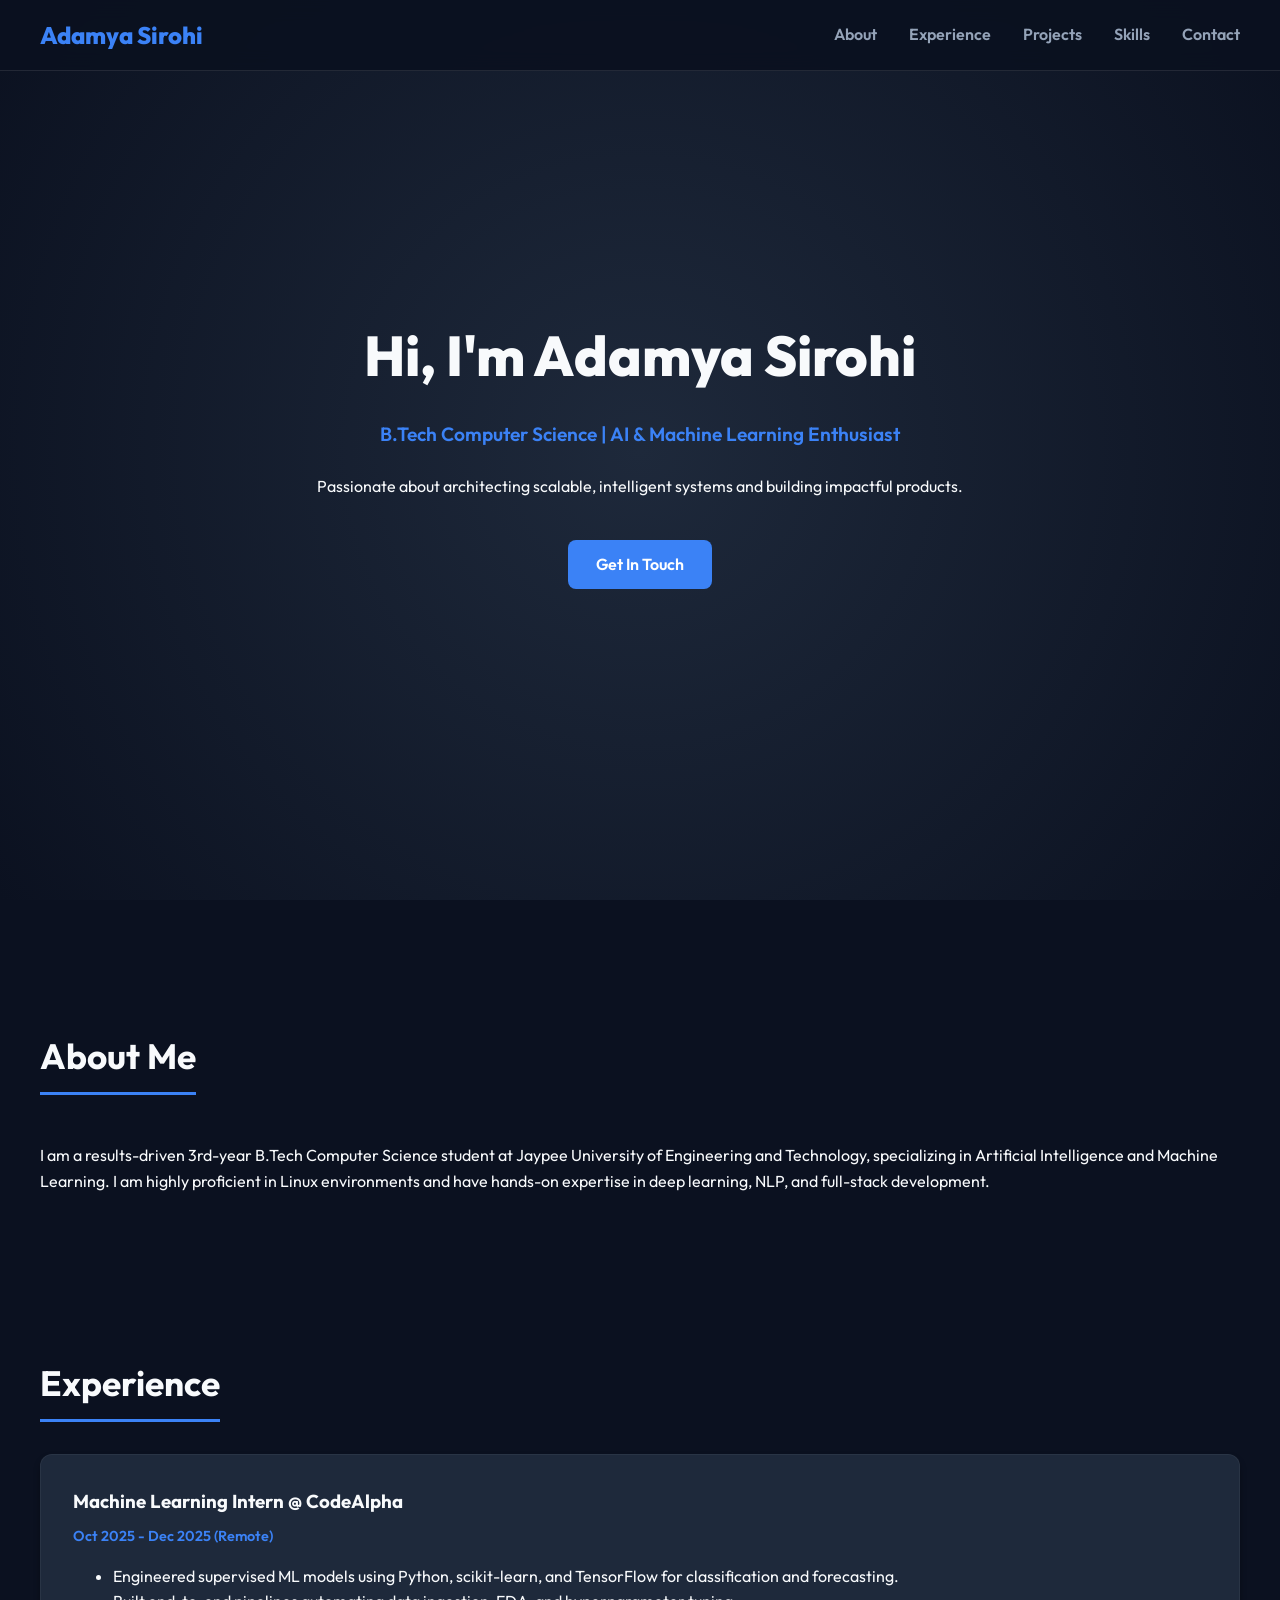
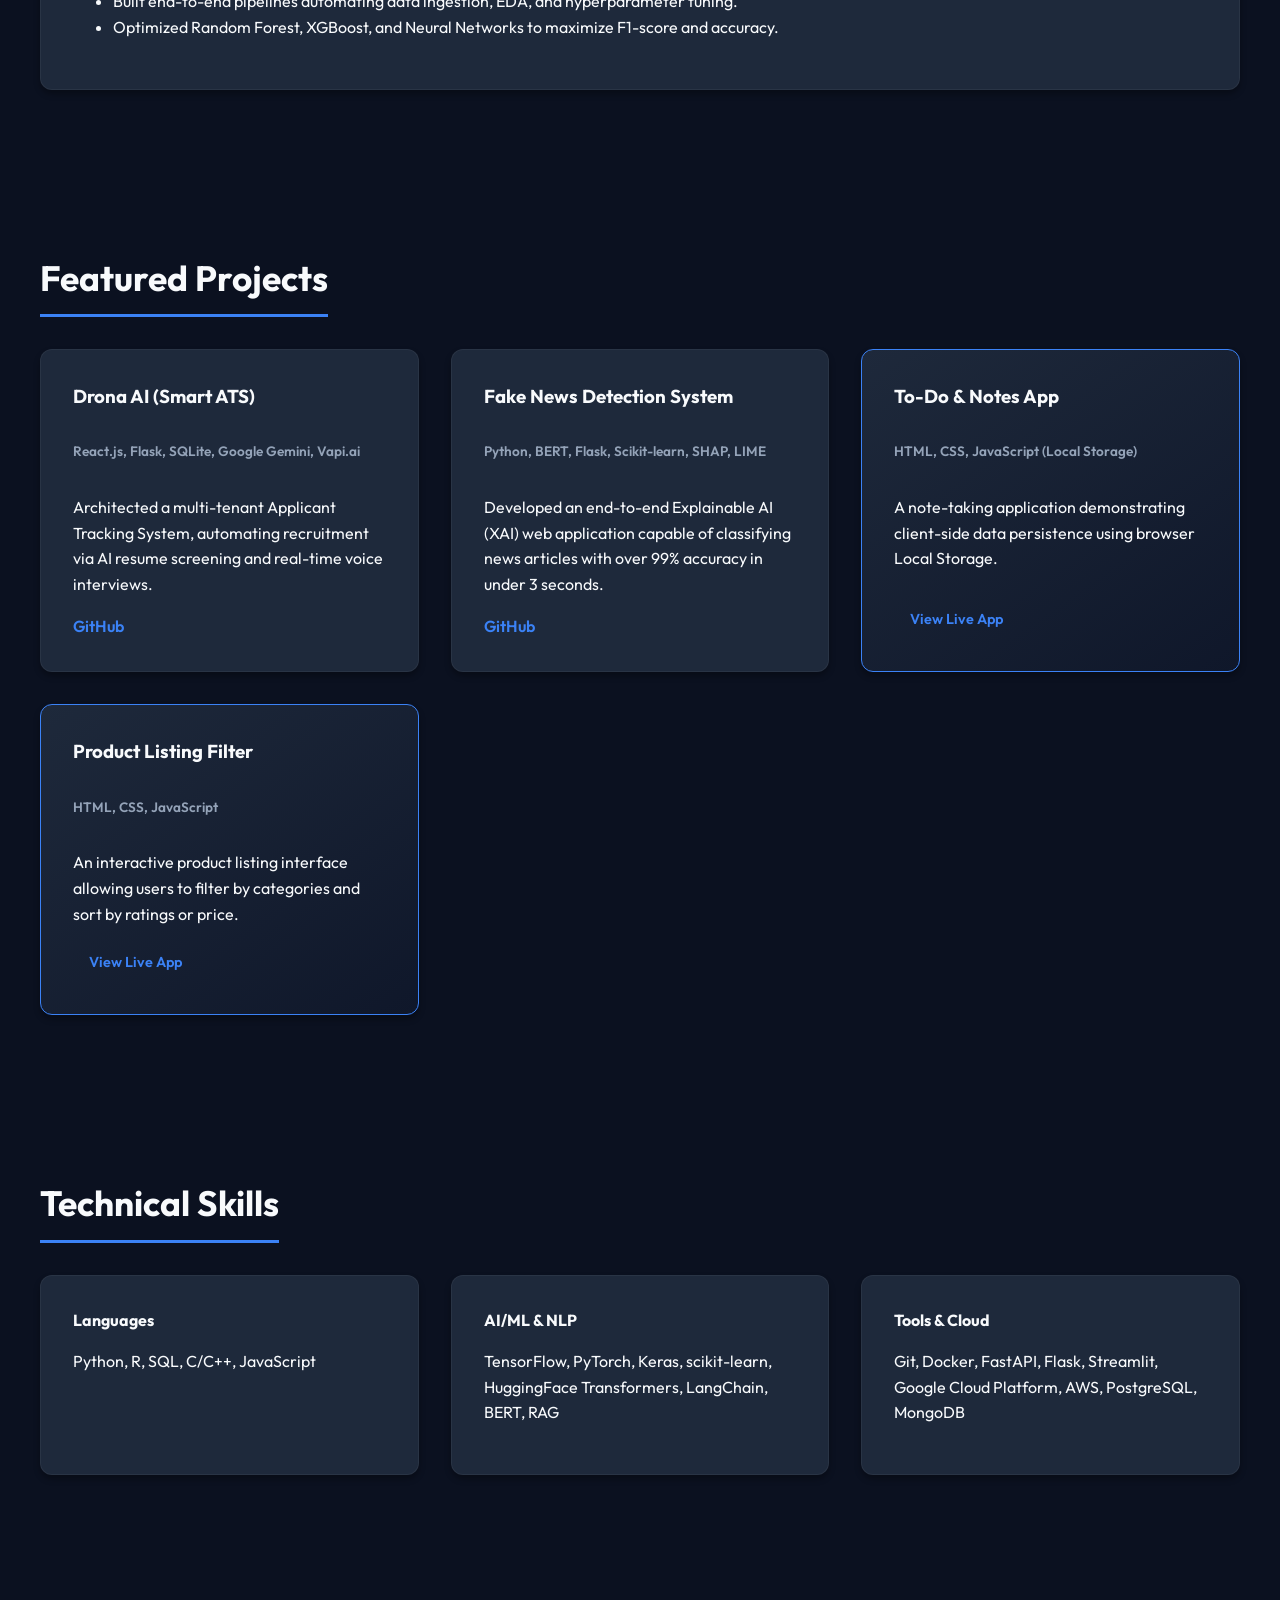
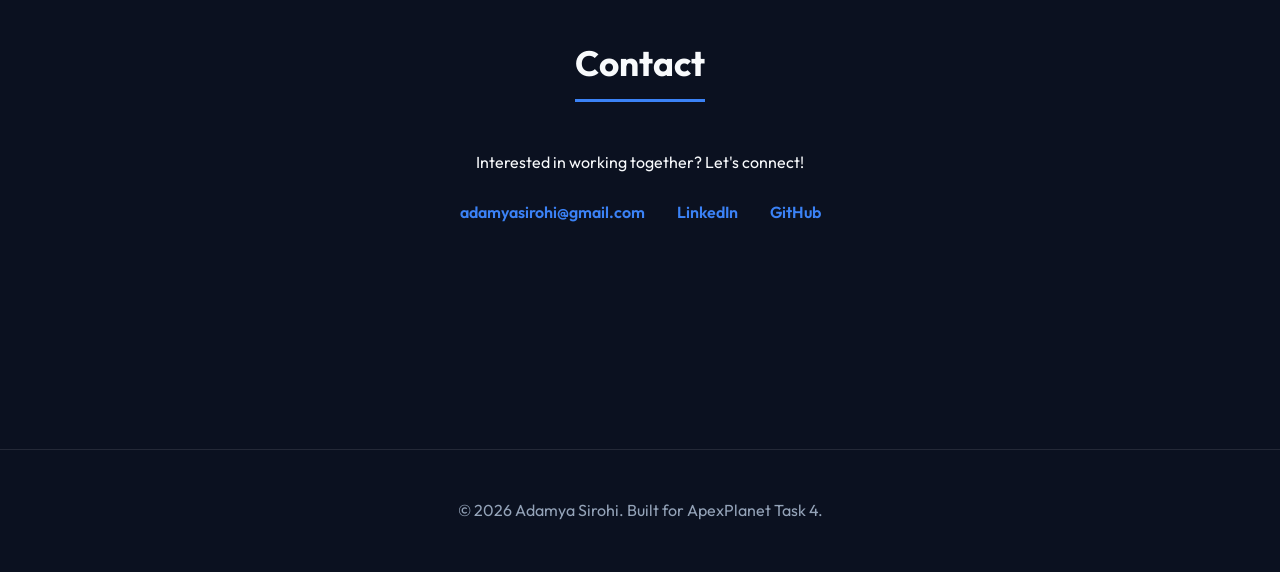
<file: index.html>
<!DOCTYPE html>
<html lang="en">
<head>
    <meta charset="UTF-8">
    <meta name="viewport" content="width=device-width, initial-scale=1.0">
    <title>Adamya Sirohi - Portfolio</title>
    <link href="https://fonts.googleapis.com/css2?family=Outfit:wght@300;400;600;800&display=swap" rel="stylesheet">
    <link rel="stylesheet" href="portfolio.css">
</head>
<body>
    <nav class="navbar">
        <div class="nav-content">
            <h1 class="logo">Adamya Sirohi</h1>
            <ul class="nav-links">
                <li><a href="#about">About</a></li>
                <li><a href="#experience">Experience</a></li>
                <li><a href="#projects">Projects</a></li>
                <li><a href="#skills">Skills</a></li>
                <li><a href="#contact">Contact</a></li>
            </ul>
        </div>
    </nav>

    <header class="hero">
        <div class="hero-text">
            <h2>Hi, I'm Adamya Sirohi</h2>
            <p class="tagline">B.Tech Computer Science | AI & Machine Learning Enthusiast</p>
            <p>Passionate about architecting scalable, intelligent systems and building impactful products.</p>
            <a href="#contact" class="btn">Get In Touch</a>
        </div>
    </header>

    <main>
        <section id="about" class="section">
            <h2 class="section-title">About Me</h2>
            <p>I am a results-driven 3rd-year B.Tech Computer Science student at Jaypee University of Engineering and Technology, specializing in Artificial Intelligence and Machine Learning. I am highly proficient in Linux environments and have hands-on expertise in deep learning, NLP, and full-stack development.</p>
        </section>

        <section id="experience" class="section">
            <h2 class="section-title">Experience</h2>
            <div class="card">
                <h3>Machine Learning Intern @ CodeAlpha</h3>
                <p class="date">Oct 2025 - Dec 2025 (Remote)</p>
                <ul>
                    <li>Engineered supervised ML models using Python, scikit-learn, and TensorFlow for classification and forecasting.</li>
                    <li>Built end-to-end pipelines automating data ingestion, EDA, and hyperparameter tuning.</li>
                    <li>Optimized Random Forest, XGBoost, and Neural Networks to maximize F1-score and accuracy.</li>
                </ul>
            </div>
        </section>

        <section id="projects" class="section">
            <h2 class="section-title">Featured Projects</h2>
            <div class="projects-grid">
                <!-- Drona AI -->
                <div class="project-card">
                    <h3>Drona AI (Smart ATS)</h3>
                    <p class="tech-stack">React.js, Flask, SQLite, Google Gemini, Vapi.ai</p>
                    <p>Architected a multi-tenant Applicant Tracking System, automating recruitment via AI resume screening and real-time voice interviews.</p>
                    <a href="https://github.com/adammourinho2904" target="_blank" class="link">GitHub</a>
                </div>
                <!-- Fake News Detection -->
                <div class="project-card">
                    <h3>Fake News Detection System</h3>
                    <p class="tech-stack">Python, BERT, Flask, Scikit-learn, SHAP, LIME</p>
                    <p>Developed an end-to-end Explainable AI (XAI) web application capable of classifying news articles with over 99% accuracy in under 3 seconds.</p>
                    <a href="https://github.com/adammourinho2904" target="_blank" class="link">GitHub</a>
                </div>
                <!-- Task 4 Mini Projects -->
                <div class="project-card interactive-project">
                    <h3>To-Do & Notes App</h3>
                    <p class="tech-stack">HTML, CSS, JavaScript (Local Storage)</p>
                    <p>A note-taking application demonstrating client-side data persistence using browser Local Storage.</p>
                    <a href="todo.html" class="link btn-small">View Live App</a>
                </div>
                <div class="project-card interactive-project">
                    <h3>Product Listing Filter</h3>
                    <p class="tech-stack">HTML, CSS, JavaScript</p>
                    <p>An interactive product listing interface allowing users to filter by categories and sort by ratings or price.</p>
                    <a href="products.html" class="link btn-small">View Live App</a>
                </div>
            </div>
        </section>

        <section id="skills" class="section">
            <h2 class="section-title">Technical Skills</h2>
            <div class="skills-container">
                <div class="skill-category">
                    <h4>Languages</h4>
                    <p>Python, R, SQL, C/C++, JavaScript</p>
                </div>
                <div class="skill-category">
                    <h4>AI/ML & NLP</h4>
                    <p>TensorFlow, PyTorch, Keras, scikit-learn, HuggingFace Transformers, LangChain, BERT, RAG</p>
                </div>
                <div class="skill-category">
                    <h4>Tools & Cloud</h4>
                    <p>Git, Docker, FastAPI, Flask, Streamlit, Google Cloud Platform, AWS, PostgreSQL, MongoDB</p>
                </div>
            </div>
        </section>

        <section id="contact" class="section text-center">
            <h2 class="section-title">Contact</h2>
            <p>Interested in working together? Let's connect!</p>
            <div class="contact-links">
                <a href="mailto:adamyasirohi@gmail.com" class="link">adamyasirohi@gmail.com</a>
                <a href="https://linkedin.com/in/adamya-sirohi" target="_blank" class="link">LinkedIn</a>
                <a href="https://github.com/adammourinho2904" target="_blank" class="link">GitHub</a>
            </div>
        </section>
    </main>

    <footer>
        <p>© 2026 Adamya Sirohi. Built for ApexPlanet Task 4.</p>
    </footer>
</body>
</html>
</file>
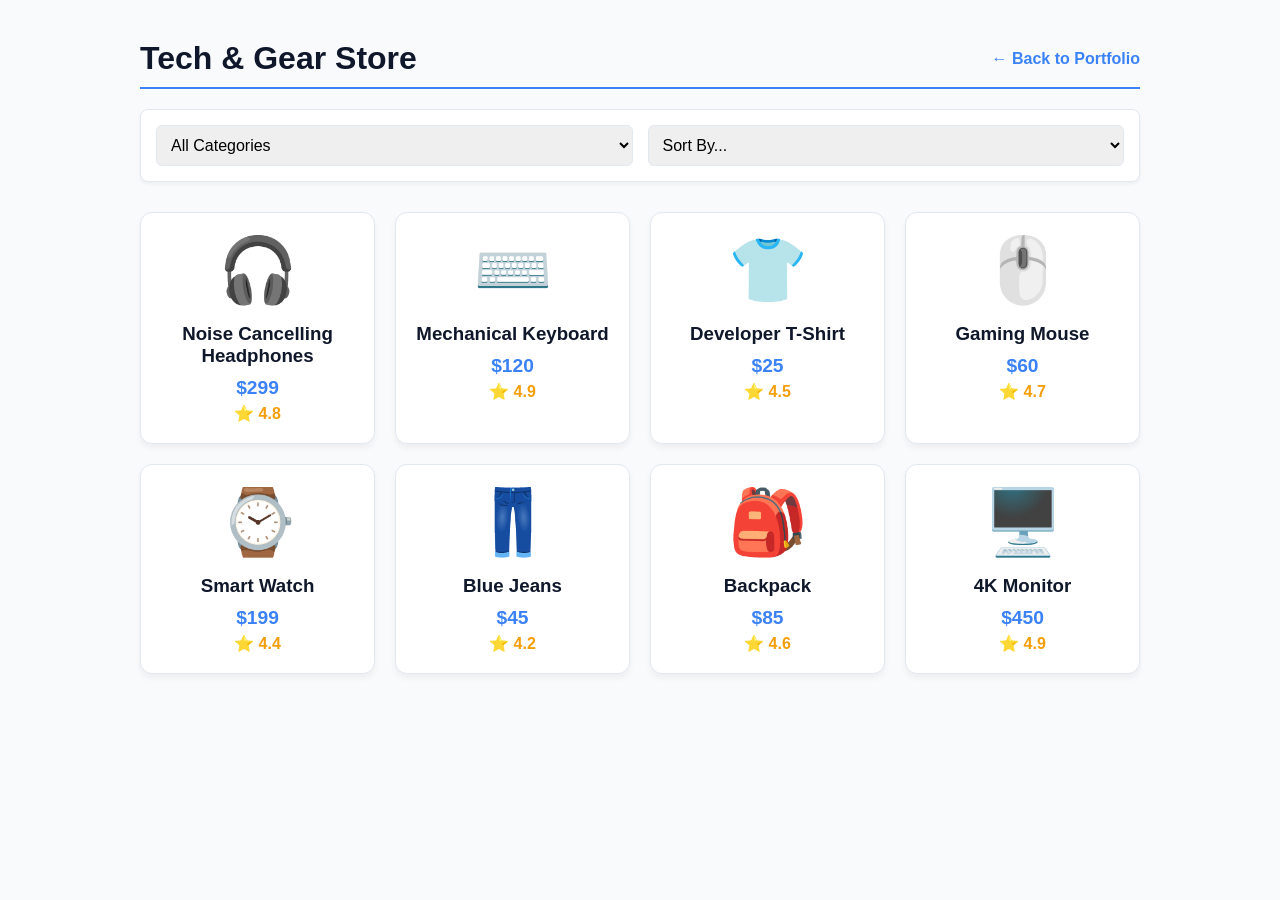
<file: products.html>
<!DOCTYPE html>
<html lang="en">
<head>
    <meta charset="UTF-8">
    <meta name="viewport" content="width=device-width, initial-scale=1.0">
    <title>Product Listing Filter</title>
    <style>
        :root { --bg: #f8fafc; --text: #0f172a; --card: #ffffff; --accent: #3b82f6; --border: #e2e8f0; }
        body { font-family: 'Outfit', sans-serif; background: var(--bg); color: var(--text); padding: 40px 20px; margin: 0; }
        .container { max-width: 1000px; margin: 0 auto; }
        .header { display: flex; justify-content: space-between; align-items: center; margin-bottom: 20px; border-bottom: 2px solid var(--accent); padding-bottom: 10px; }
        h1 { margin: 0; }
        .back-link { color: var(--accent); text-decoration: none; font-weight: 600; }
        .controls { display: flex; gap: 15px; margin-bottom: 30px; background: var(--card); padding: 15px; border-radius: 8px; border: 1px solid var(--border); box-shadow: 0 2px 4px rgba(0,0,0,0.05); }
        select { padding: 10px; font-size: 1rem; border-radius: 6px; border: 1px solid var(--border); outline: none; flex: 1; }
        select:focus { border-color: var(--accent); }
        .grid { display: grid; grid-template-columns: repeat(auto-fill, minmax(220px, 1fr)); gap: 20px; }
        .product-card { background: var(--card); padding: 20px; border-radius: 12px; text-align: center; border: 1px solid var(--border); box-shadow: 0 4px 6px rgba(0,0,0,0.05); transition: transform 0.2s, box-shadow 0.2s; }
        .product-card:hover { transform: translateY(-5px); box-shadow: 0 10px 15px rgba(0,0,0,0.1); }
        .emoji { font-size: 4rem; margin-bottom: 15px; }
        h3 { margin: 0 0 10px 0; }
        .price { font-size: 1.2rem; font-weight: 800; color: var(--accent); margin: 0 0 5px 0; }
        .rating { color: #f59e0b; margin: 0; font-weight: 600; }
        .no-results { grid-column: 1 / -1; text-align: center; padding: 40px; color: #64748b; font-size: 1.2rem; }
    </style>
</head>
<body>
    <div class="container">
        <div class="header">
            <h1>Tech & Gear Store</h1>
            <a href="index.html" class="back-link">← Back to Portfolio</a>
        </div>
        
        <div class="controls">
            <select id="categoryFilter">
                <option value="all">All Categories</option>
                <option value="electronics">Electronics</option>
                <option value="clothing">Clothing</option>
                <option value="accessories">Accessories</option>
            </select>
            <select id="sortOption">
                <option value="default">Sort By...</option>
                <option value="rating">Top Rated</option>
                <option value="priceLowHigh">Price: Low to High</option>
                <option value="priceHighLow">Price: High to Low</option>
            </select>
        </div>

        <div id="productGrid" class="grid"></div>
    </div>

    <script>
        const products = [
            { id: 1, name: "Noise Cancelling Headphones", category: "electronics", price: 299, rating: 4.8, image: "🎧" },
            { id: 2, name: "Mechanical Keyboard", category: "electronics", price: 120, rating: 4.9, image: "⌨️" },
            { id: 3, name: "Developer T-Shirt", category: "clothing", price: 25, rating: 4.5, image: "👕" },
            { id: 4, name: "Gaming Mouse", category: "electronics", price: 60, rating: 4.7, image: "🖱️" },
            { id: 5, name: "Smart Watch", category: "accessories", price: 199, rating: 4.4, image: "⌚" },
            { id: 6, name: "Blue Jeans", category: "clothing", price: 45, rating: 4.2, image: "👖" },
            { id: 7, name: "Backpack", category: "accessories", price: 85, rating: 4.6, image: "🎒" },
            { id: 8, name: "4K Monitor", category: "electronics", price: 450, rating: 4.9, image: "🖥️" }
        ];

        const productGrid = document.getElementById('productGrid');
        const categoryFilter = document.getElementById('categoryFilter');
        const sortOption = document.getElementById('sortOption');

        function renderProducts(items) {
            if (items.length === 0) {
                productGrid.innerHTML = '<div class="no-results">No products found matching your criteria.</div>';
                return;
            }

            productGrid.innerHTML = items.map(p => `
                <div class="product-card">
                    <div class="emoji">${p.image}</div>
                    <h3>${p.name}</h3>
                    <p class="price">$${p.price}</p>
                    <p class="rating">⭐ ${p.rating}</p>
                </div>
            `).join('');
        }

        function updateView() {
            let filtered = [...products]; // clone array to avoid mutating original
            
            // Filter
            const cat = categoryFilter.value;
            if (cat !== 'all') {
                filtered = filtered.filter(p => p.category === cat);
            }
            
            // Sort
            const sort = sortOption.value;
            if (sort === 'rating') filtered.sort((a, b) => b.rating - a.rating);
            else if (sort === 'priceLowHigh') filtered.sort((a, b) => a.price - b.price);
            else if (sort === 'priceHighLow') filtered.sort((a, b) => b.price - a.price);
            
            renderProducts(filtered);
        }

        categoryFilter.addEventListener('change', updateView);
        sortOption.addEventListener('change', updateView);

        // Initial render
        updateView();
    </script>
</body>
</html>
</file>
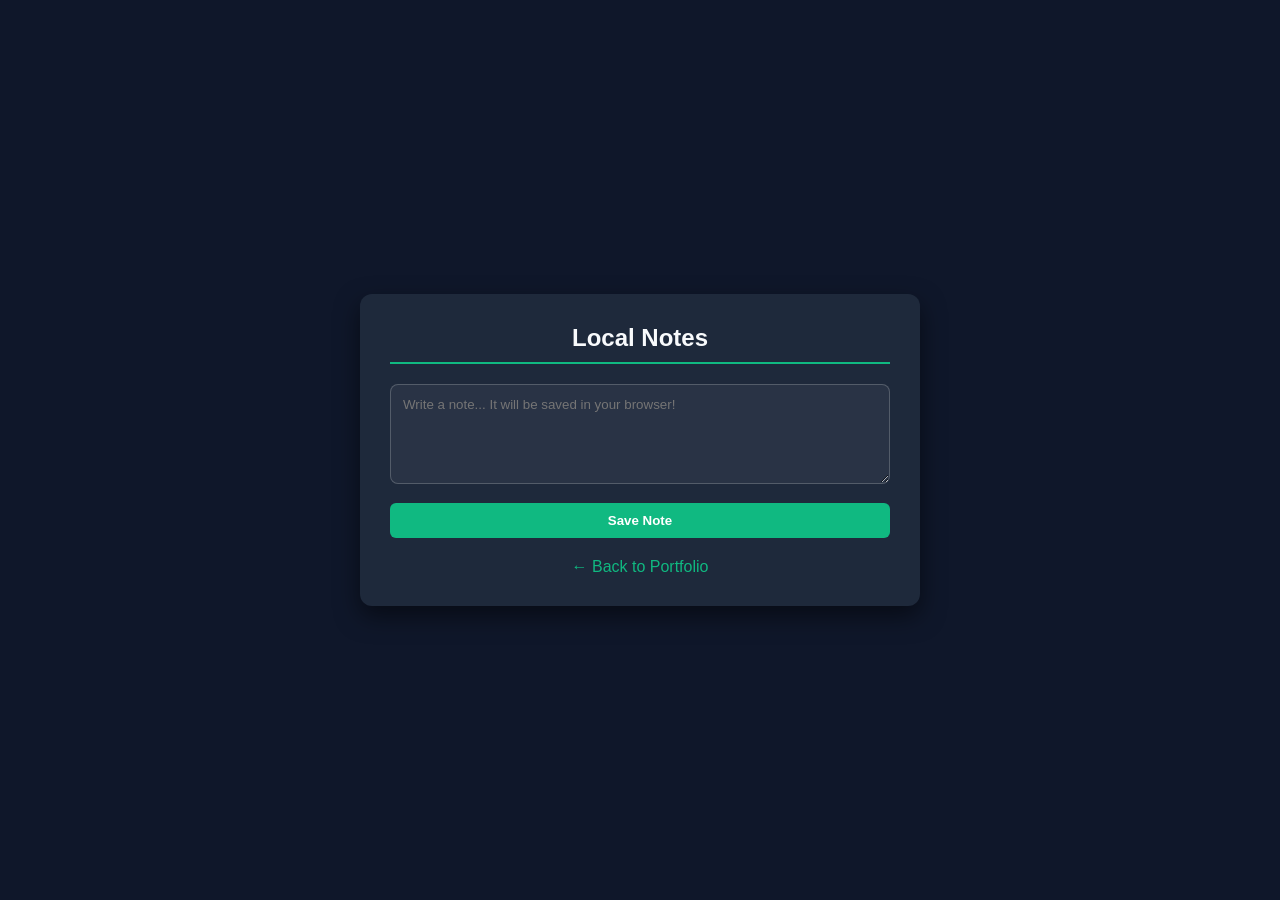
<file: todo.html>
<!DOCTYPE html>
<html lang="en">
<head>
    <meta charset="UTF-8">
    <meta name="viewport" content="width=device-width, initial-scale=1.0">
    <title>Note-Taking App (Local Storage)</title>
    <style>
        :root { --bg: #0f172a; --card: #1e293b; --accent: #10b981; --text: #f8fafc; }
        body { font-family: 'Outfit', sans-serif; background: var(--bg); color: var(--text); display: flex; justify-content: center; align-items: center; min-height: 100vh; margin: 0; padding: 20px; box-sizing: border-box; }
        .container { width: 100%; max-width: 500px; background: var(--card); padding: 30px; border-radius: 12px; box-shadow: 0 10px 25px rgba(0,0,0,0.5); }
        h2 { text-align: center; margin-top: 0; border-bottom: 2px solid var(--accent); padding-bottom: 10px; }
        textarea { width: 100%; height: 100px; margin-bottom: 15px; border-radius: 8px; border: 1px solid rgba(255,255,255,0.2); background: rgba(255,255,255,0.05); color: white; padding: 12px; box-sizing: border-box; font-family: inherit; resize: vertical; }
        textarea:focus { outline: none; border-color: var(--accent); }
        button { background: var(--accent); color: white; border: none; padding: 10px 20px; border-radius: 6px; cursor: pointer; font-weight: 600; width: 100%; transition: background 0.3s; }
        button:hover { background: #059669; }
        .note-card { background: rgba(0,0,0,0.2); padding: 15px; border-radius: 8px; margin-top: 15px; display: flex; justify-content: space-between; align-items: center; border: 1px solid rgba(255,255,255,0.05); }
        .note-card p { margin: 0; white-space: pre-wrap; width: 80%; }
        .delete-btn { background: #ef4444; width: auto; padding: 6px 12px; font-size: 0.85rem; }
        .delete-btn:hover { background: #dc2626; }
        .back-link { display: block; text-align: center; margin-top: 20px; color: var(--accent); text-decoration: none; }
    </style>
</head>
<body>
    <div class="container">
        <h2>Local Notes</h2>
        <div class="input-section">
            <textarea id="noteInput" placeholder="Write a note... It will be saved in your browser!"></textarea>
            <button id="addNoteBtn">Save Note</button>
        </div>
        <div id="notesContainer"></div>
        <a href="index.html" class="back-link">← Back to Portfolio</a>
    </div>

    <script>
        const noteInput = document.getElementById('noteInput');
        const addNoteBtn = document.getElementById('addNoteBtn');
        const notesContainer = document.getElementById('notesContainer');

        let notes = JSON.parse(localStorage.getItem('notes')) || [];

        function renderNotes() {
            notesContainer.innerHTML = '';
            notes.forEach((note, index) => {
                const noteEl = document.createElement('div');
                noteEl.className = 'note-card';
                noteEl.innerHTML = `
                    <p>${note}</p>
                    <button class="delete-btn" onclick="deleteNote(${index})">Delete</button>
                `;
                notesContainer.appendChild(noteEl);
            });
        }

        function addNote() {
            const text = noteInput.value.trim();
            if (text) {
                notes.push(text);
                localStorage.setItem('notes', JSON.stringify(notes));
                noteInput.value = '';
                renderNotes();
            }
        }

        function deleteNote(index) {
            notes.splice(index, 1);
            localStorage.setItem('notes', JSON.stringify(notes));
            renderNotes();
        }

        addNoteBtn.addEventListener('click', addNote);
        renderNotes();
    </script>
</body>
</html>
</file>
<file: portfolio.css>
:root {
    --bg-color: #0b1120;
    --text-primary: #f8fafc;
    --text-secondary: #94a3b8;
    --accent: #3b82f6;
    --accent-hover: #2563eb;
    --card-bg: #1e293b;
    --nav-bg: rgba(11, 17, 32, 0.9);
}

body {
    margin: 0;
    font-family: 'Outfit', sans-serif;
    background-color: var(--bg-color);
    color: var(--text-primary);
    line-height: 1.6;
}

h1, h2, h3, h4 {
    margin: 0 0 1rem 0;
    color: var(--text-primary);
}

/* Navigation */
.navbar {
    position: fixed;
    top: 0;
    width: 100%;
    background: var(--nav-bg);
    backdrop-filter: blur(10px);
    z-index: 100;
    border-bottom: 1px solid rgba(255,255,255,0.1);
}

.nav-content {
    max-width: 1200px;
    margin: 0 auto;
    padding: 1rem 2rem;
    display: flex;
    justify-content: space-between;
    align-items: center;
}

.logo {
    font-size: 1.5rem;
    font-weight: 800;
    margin: 0;
    color: var(--accent);
}

.nav-links {
    list-style: none;
    display: flex;
    gap: 2rem;
    margin: 0;
    padding: 0;
}

.nav-links a {
    color: var(--text-secondary);
    text-decoration: none;
    font-weight: 600;
    transition: color 0.3s;
}

.nav-links a:hover {
    color: var(--accent);
}

/* Hero Section */
.hero {
    height: 100vh;
    display: flex;
    align-items: center;
    justify-content: center;
    text-align: center;
    padding: 0 2rem;
    background: radial-gradient(circle at center, #1e293b 0%, #0b1120 100%);
}

.hero-text h2 {
    font-size: 3.5rem;
    font-weight: 800;
    margin-bottom: 0.5rem;
}

.tagline {
    font-size: 1.2rem;
    color: var(--accent);
    font-weight: 600;
    margin-bottom: 1.5rem;
}

.btn {
    display: inline-block;
    background: var(--accent);
    color: white;
    padding: 12px 28px;
    border-radius: 8px;
    text-decoration: none;
    font-weight: 600;
    margin-top: 1.5rem;
    transition: background 0.3s, transform 0.2s;
}

.btn:hover {
    background: var(--accent-hover);
    transform: translateY(-2px);
}

.btn-small {
    padding: 8px 16px;
    font-size: 0.9rem;
}

/* Main Content */
main {
    max-width: 1200px;
    margin: 0 auto;
    padding: 4rem 2rem;
}

.section {
    margin-bottom: 6rem;
    padding-top: 4rem; /* For sticky nav offset */
}

.section-title {
    font-size: 2.2rem;
    border-bottom: 3px solid var(--accent);
    display: inline-block;
    padding-bottom: 0.5rem;
    margin-bottom: 2rem;
}

/* Cards & Grid */
.card, .project-card, .skill-category {
    background: var(--card-bg);
    padding: 2rem;
    border-radius: 12px;
    border: 1px solid rgba(255,255,255,0.05);
    box-shadow: 0 4px 6px rgba(0,0,0,0.3);
}

.date {
    color: var(--accent);
    font-weight: 600;
    font-size: 0.9rem;
    margin-top: -0.5rem;
    margin-bottom: 1rem;
}

.projects-grid, .skills-container {
    display: grid;
    grid-template-columns: repeat(auto-fit, minmax(300px, 1fr));
    gap: 2rem;
}

.project-card {
    transition: transform 0.3s;
    display: flex;
    flex-direction: column;
}

.project-card:hover {
    transform: translateY(-5px);
}

.interactive-project {
    border: 1px solid var(--accent);
    background: linear-gradient(145deg, #1e293b, #0f172a);
}

.tech-stack {
    color: var(--text-secondary);
    font-size: 0.85rem;
    font-weight: 600;
    margin-bottom: 1rem;
}

.link {
    color: var(--accent);
    text-decoration: none;
    font-weight: 600;
    margin-top: auto;
    display: inline-block;
}

.link:hover {
    text-decoration: underline;
}

.contact-links {
    display: flex;
    justify-content: center;
    gap: 2rem;
    margin-top: 1.5rem;
}

.text-center {
    text-align: center;
}

footer {
    text-align: center;
    padding: 2rem;
    border-top: 1px solid rgba(255,255,255,0.1);
    color: var(--text-secondary);
    margin-top: 4rem;
}

/* Responsive */
@media (max-width: 768px) {
    .nav-links {
        display: none;
    }
    .hero-text h2 {
        font-size: 2.5rem;
    }
    .projects-grid {
        grid-template-columns: 1fr;
    }
}
</file>
